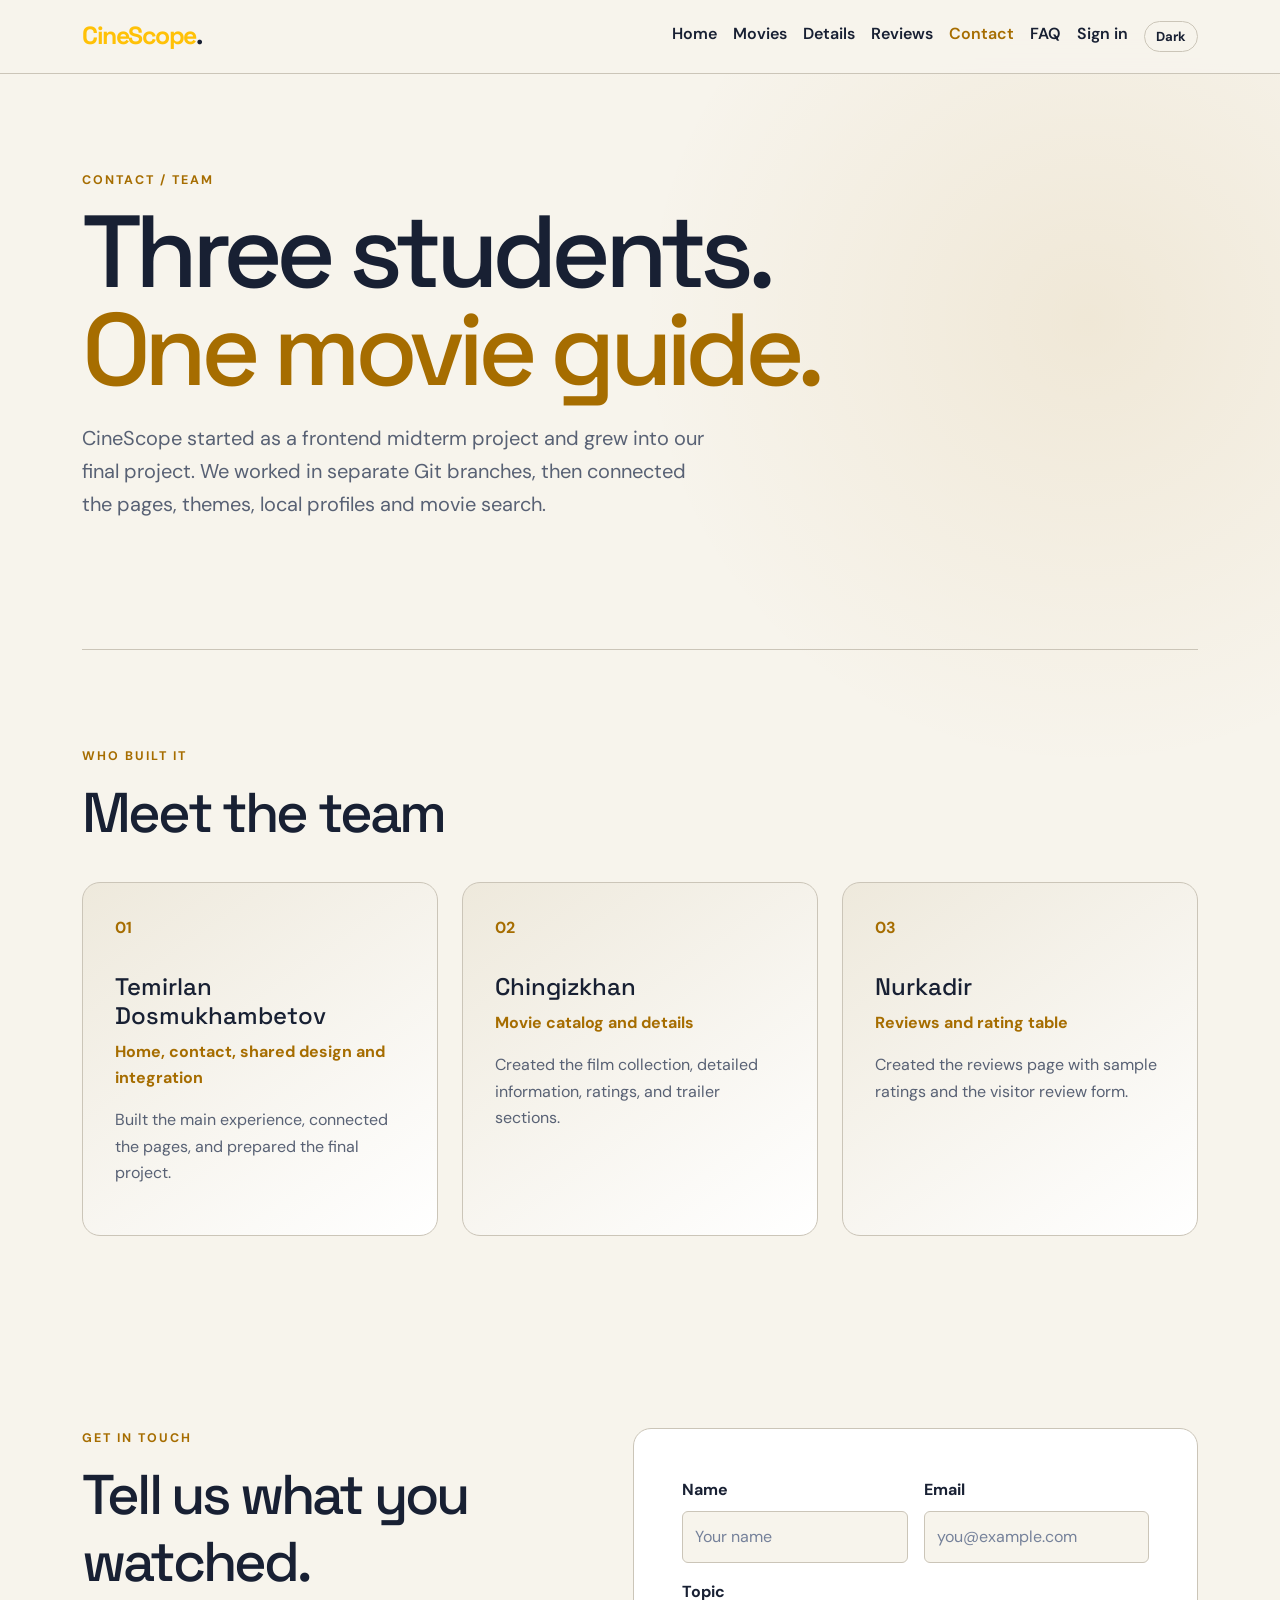
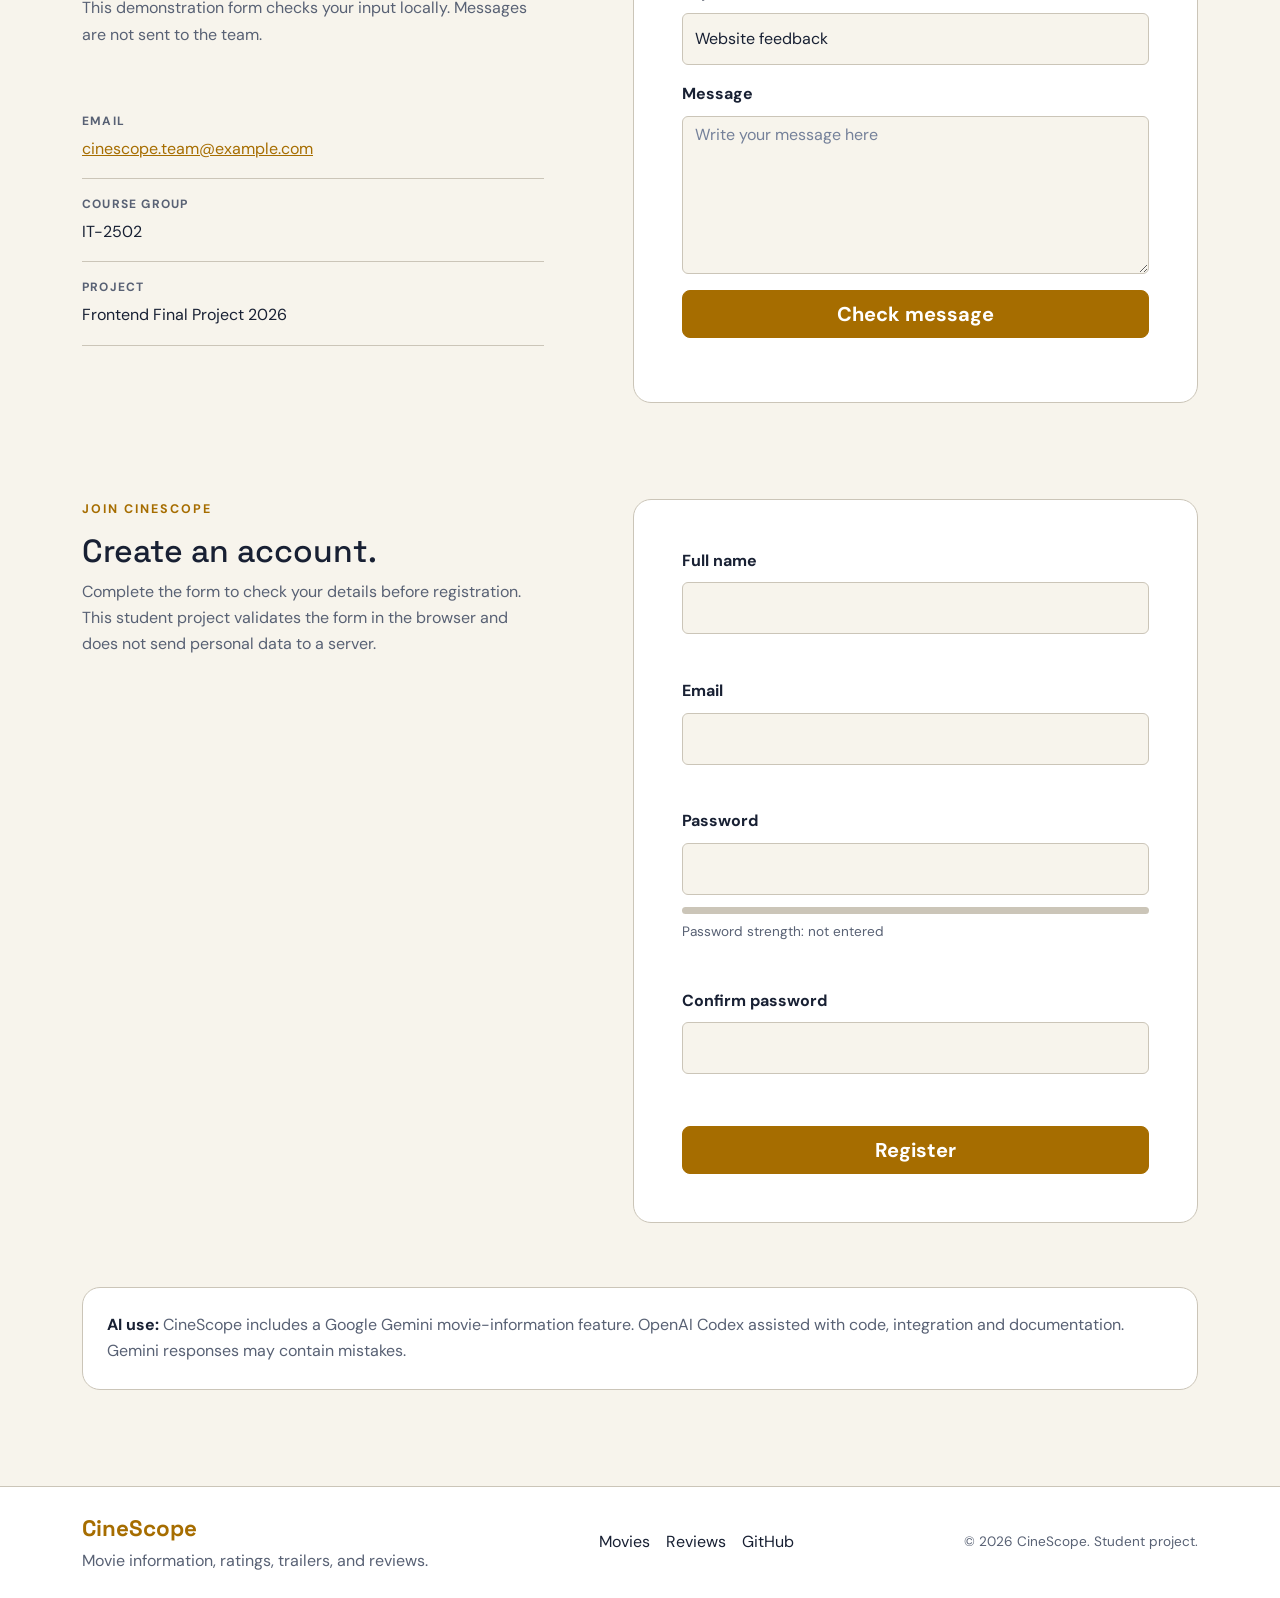
<file: contact.html>
<!doctype html>
<html lang="en">
<head>
  <meta charset="UTF-8">
  <meta name="viewport" content="width=device-width, initial-scale=1">
  <meta name="description" content="Meet the CineScope student team and send feedback about the movie website.">
  <title>CineScope | Contact</title>
  <link rel="preconnect" href="https://fonts.googleapis.com">
  <link rel="preconnect" href="https://fonts.gstatic.com" crossorigin>
  <link href="https://fonts.googleapis.com/css2?family=DM+Sans:wght@400;500;600;700&amp;family=Space+Grotesk:wght@500;600;700&amp;display=swap" rel="stylesheet">
  <link href="https://cdn.jsdelivr.net/npm/bootstrap@5.3.3/dist/css/bootstrap.min.css" rel="stylesheet">
  <link rel="stylesheet" href="css/style.css">
  <script src="js/main.js" defer></script>
</head>
<body class="contact-page">
  <a class="skip-link" href="#main-content">Skip to content</a>
  <header class="site-header">
    <nav class="site-navigation container py-3" aria-label="Main navigation">
      <a class="navbar-brand text-warning fw-bold" href="index.html">CineScope<span class="brand-dot" aria-hidden="true">.</span></a>
      <div class="nav-links d-flex flex-wrap gap-3">
        <a href="index.html">Home</a><a href="movies.html">Movies</a><a href="movie-details.html">Details</a><a href="reviews.html">Reviews</a><a href="contact.html" aria-current="page">Contact</a><a href="faq.html">FAQ</a><a href="signin.html" data-account-link>Sign in</a>
      </div>
    </nav>
  </header>

  <main id="main-content" class="contact-main container section-space">
    <section class="contact-intro">
      <p class="eyebrow">CONTACT / TEAM</p>
      <h1>Three students.<br><span>One movie guide.</span></h1>
      <p>CineScope started as a frontend midterm project and grew into our final project. We worked in separate Git branches, then connected the pages, themes, local profiles and movie search.</p>
    </section>

    <section class="team-section" aria-labelledby="team-title">
      <div class="section-heading"><div><p class="eyebrow">WHO BUILT IT</p><h2 id="team-title">Meet the team</h2></div></div>
      <div class="row g-4">
        <div class="col-12 col-md-6 col-lg-4"><article class="team-card"><span class="member-number">01</span><h3>Temirlan Dosmukhambetov</h3><p class="member-role">Home, contact, shared design and integration</p><p>Built the main experience, connected the pages, and prepared the final project.</p></article></div>
        <div class="col-12 col-md-6 col-lg-4"><article class="team-card"><span class="member-number">02</span><h3>Chingizkhan</h3><p class="member-role">Movie catalog and details</p><p>Created the film collection, detailed information, ratings, and trailer sections.</p></article></div>
        <div class="col-12 col-md-6 col-lg-4"><article class="team-card"><span class="member-number">03</span><h3>Nurkadir</h3><p class="member-role">Reviews and rating table</p><p>Created the reviews page with sample ratings and the visitor review form.</p></article></div>
      </div>
    </section>

    <section class="contact-layout" aria-labelledby="message-title">
      <div class="contact-details">
        <p class="eyebrow">GET IN TOUCH</p><h2 id="message-title">Tell us what you watched.</h2><p>This demonstration form checks your input locally. Messages are not sent to the team.</p>
        <dl class="contact-list">
          <div><dt>Email</dt><dd><a href="mailto:cinescope.team@example.com">cinescope.team@example.com</a></dd></div>
          <div><dt>Course group</dt><dd>IT-2502</dd></div>
          <div><dt>Project</dt><dd>Frontend Final Project 2026</dd></div>
        </dl>
      </div>

      <form class="contact-form" action="#" method="post">
        <div class="row g-3">
          <div class="col-12 col-md-6"><label class="form-label" for="contact-name">Name</label><input class="form-control" id="contact-name" name="name" type="text" placeholder="Your name" required></div>
          <div class="col-12 col-md-6"><label class="form-label" for="contact-email">Email</label><input class="form-control" id="contact-email" name="email" type="email" placeholder="you@example.com" required></div>
          <div class="col-12"><label class="form-label" for="contact-topic">Topic</label><select class="form-select" id="contact-topic" name="topic"><option>Website feedback</option><option>Movie recommendation</option><option>Question for the team</option></select></div>
          <div class="col-12"><label class="form-label" for="contact-message">Message</label><textarea class="form-control" id="contact-message" name="message" rows="6" placeholder="Write your message here" required></textarea></div>
          <div class="col-12"><button class="btn btn-warning btn-lg w-100" type="submit">Check message</button></div>
          <p id="contact-feedback" class="col-12 mb-0" role="status"></p>
        </div>
      </form>
    </section>

    <section class="registration-section" aria-labelledby="register-title">
      <div class="registration-copy">
        <p class="eyebrow">JOIN CINESCOPE</p>
        <h2 id="register-title">Create an account.</h2>
        <p>Complete the form to check your details before registration. This student project validates the form in the browser and does not send personal data to a server.</p>
      </div>

      <form id="register-form" class="registration-form" novalidate>
        <div class="mb-3">
          <label class="form-label" for="register-name">Full name</label>
          <input class="form-control" id="register-name" name="name" type="text" autocomplete="name" required>
          <div id="name-feedback" class="field-feedback" aria-live="polite"></div>
        </div>

        <div class="mb-3">
          <label class="form-label" for="register-email">Email</label>
          <input class="form-control" id="register-email" name="email" type="email" autocomplete="email" required>
          <div id="email-feedback" class="field-feedback" aria-live="polite"></div>
        </div>

        <div class="mb-3">
          <label class="form-label" for="register-password">Password</label>
          <input class="form-control" id="register-password" name="password" type="password" autocomplete="new-password" aria-describedby="password-strength password-feedback" required>
          <div class="password-strength" aria-hidden="true"><span id="password-strength-bar"></span></div>
          <div id="password-strength" class="strength-text">Password strength: not entered</div>
          <div id="password-feedback" class="field-feedback" aria-live="polite"></div>
        </div>

        <div class="mb-4">
          <label class="form-label" for="register-confirm">Confirm password</label>
          <input class="form-control" id="register-confirm" name="confirm-password" type="password" autocomplete="new-password" required>
          <div id="confirm-feedback" class="field-feedback" aria-live="polite"></div>
        </div>

        <button class="btn btn-warning btn-lg w-100" type="submit">Register</button>
        <div id="register-alert" class="alert mt-3 mb-0 d-none" role="alert" aria-live="polite"></div>
      </form>
    </section>

    <aside class="ai-disclosure" aria-label="Artificial intelligence disclosure">
      <strong>AI use:</strong> CineScope includes a Google Gemini movie-information feature.
      OpenAI Codex assisted with code, integration and documentation. Gemini responses may contain mistakes.
    </aside>
  </main>

  <footer class="site-footer py-4">
    <div class="container footer-content">
      <div><a class="footer-brand" href="index.html">CineScope</a><p class="mb-0">Movie information, ratings, trailers, and reviews.</p></div>
      <div class="footer-links"><a href="movies.html">Movies</a><a href="reviews.html">Reviews</a><a href="https://github.com/TemirlanDosDos/movie-midterm-2026" target="_blank" rel="noopener noreferrer">GitHub</a></div>
      <p class="footer-copy mb-0">© 2026 CineScope. Student project.</p>
    </div>
  </footer>
  <script src="js/script.js?v=final-2"></script>
</body>
</html>
</file>
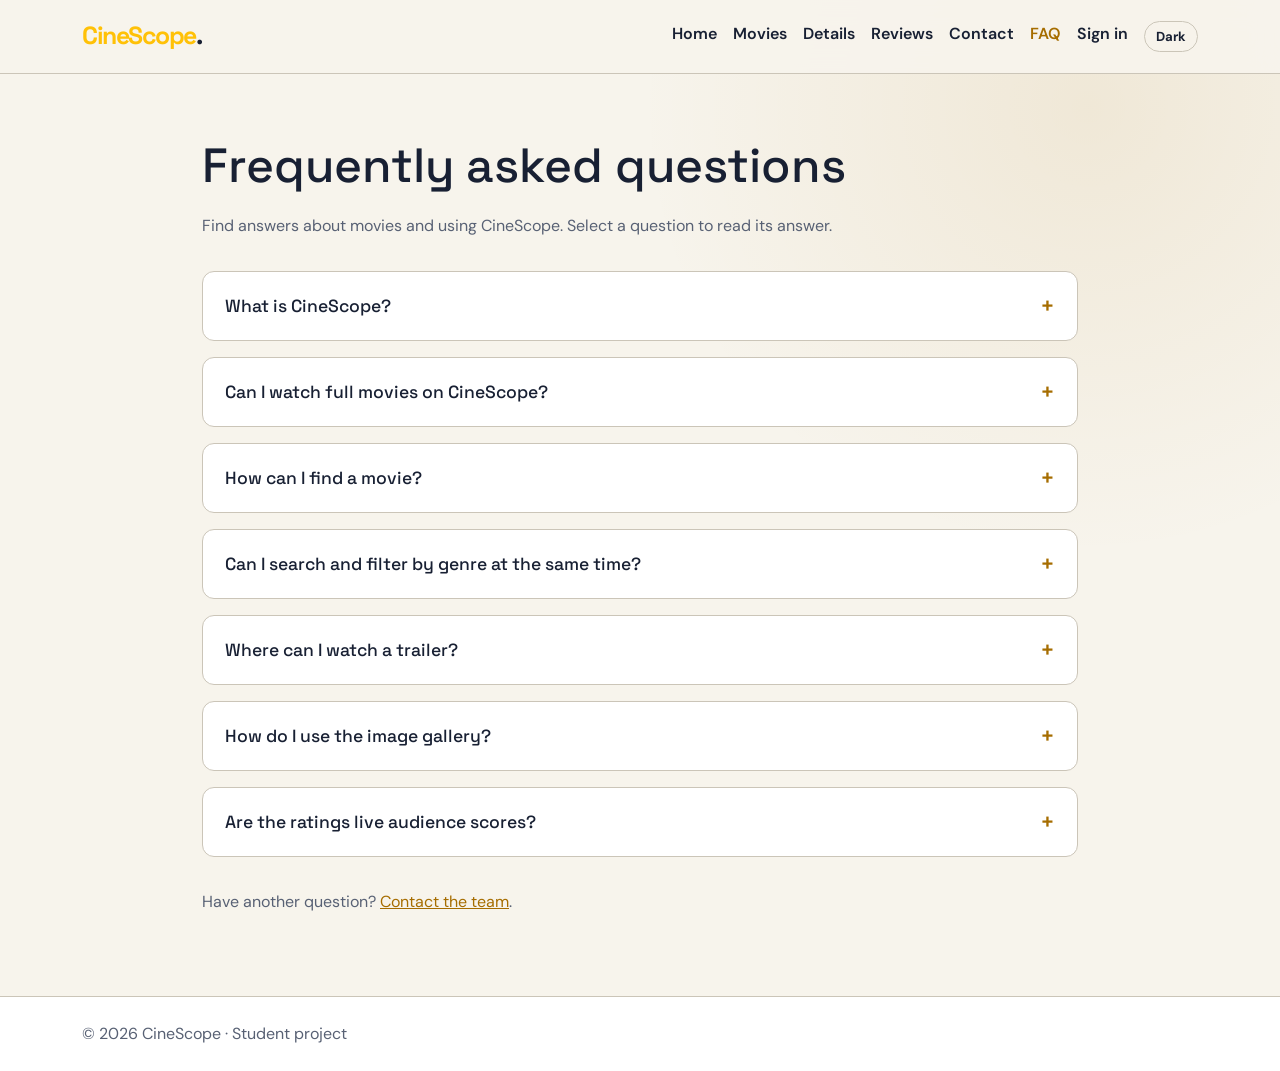
<file: faq.html>
<!doctype html>
<html lang="en">
<head>
  <meta charset="UTF-8">
  <meta name="viewport" content="width=device-width, initial-scale=1">
  <meta name="description" content="Answers to common questions about CineScope, movie search, trailers and the image gallery.">
  <title>CineScope | FAQ</title>
  <link rel="preconnect" href="https://fonts.googleapis.com">
  <link rel="preconnect" href="https://fonts.gstatic.com" crossorigin>
  <link href="https://fonts.googleapis.com/css2?family=DM+Sans:wght@400;500;600;700&amp;family=Space+Grotesk:wght@500;600;700&amp;display=swap" rel="stylesheet">
  <link href="https://cdn.jsdelivr.net/npm/bootstrap@5.3.3/dist/css/bootstrap.min.css" rel="stylesheet">
  <link rel="stylesheet" href="css/style.css">
  <link rel="stylesheet" href="css/faq.css">
  <script src="js/main.js" defer></script>
</head>
<body>
  <a class="skip-link" href="#main-content">Skip to content</a>
  <header class="site-header">
    <nav class="site-navigation container py-3" aria-label="Main navigation">
      <a class="navbar-brand text-warning fw-bold" href="index.html">CineScope<span class="brand-dot" aria-hidden="true">.</span></a>
      <div class="nav-links d-flex flex-wrap gap-3">
        <a href="index.html">Home</a>
        <a href="movies.html">Movies</a>
        <a href="movie-details.html">Details</a>
        <a href="reviews.html">Reviews</a>
        <a href="contact.html">Contact</a>
        <a href="faq.html" aria-current="page">FAQ</a>
        <a href="signin.html" data-account-link>Sign in</a>
      </div>
    </nav>
  </header>
  <main id="main-content" class="container faq-main">
    <h1>Frequently asked questions</h1>
    <p class="faq-intro">Find answers about movies and using CineScope. Select a question to read its answer.</p>
    <div class="faq-list">
      <section class="faq-item">
        <h2>
          <button type="button" class="faq-question" aria-expanded="false" aria-controls="answer-1">
            <span>What is CineScope?</span>
            <span class="faq-icon" aria-hidden="true">+</span>
          </button>
        </h2>
        <div class="faq-answer" id="answer-1">
          <p>CineScope is a student movie website where you can explore films, read their descriptions and watch official trailers.</p>
        </div>
      </section>
      <section class="faq-item">
        <h2>
          <button type="button" class="faq-question" aria-expanded="false" aria-controls="answer-2">
            <span>Can I watch full movies on CineScope?</span>
            <span class="faq-icon" aria-hidden="true">+</span>
          </button>
        </h2>
        <div class="faq-answer" id="answer-2">
          <p>CineScope provides film information and trailers. Full movies are not available on this website.</p>
        </div>
      </section>
      <section class="faq-item">
        <h2>
          <button type="button" class="faq-question" aria-expanded="false" aria-controls="answer-3">
            <span>How can I find a movie?</span>
            <span class="faq-icon" aria-hidden="true">+</span>
          </button>
        </h2>
        <div class="faq-answer" id="answer-3">
          <p>Open the Movies page and type a title into the search box. Results update as you type, and you can also select a genre.</p>
        </div>
      </section>
      <section class="faq-item">
        <h2>
          <button type="button" class="faq-question" aria-expanded="false" aria-controls="answer-4">
            <span>Can I search and filter by genre at the same time?</span>
            <span class="faq-icon" aria-hidden="true">+</span>
          </button>
        </h2>
        <div class="faq-answer" id="answer-4">
          <p>Yes. Enter a title and choose a genre. A movie appears when it matches both. Choose All to search across every genre.</p>
        </div>
      </section>
      <section class="faq-item">
        <h2>
          <button type="button" class="faq-question" aria-expanded="false" aria-controls="answer-5">
            <span>Where can I watch a trailer?</span>
            <span class="faq-icon" aria-hidden="true">+</span>
          </button>
        </h2>
        <div class="faq-answer" id="answer-5">
          <p>Open a movie's details and select Watch trailer. You can also follow the YouTube link below the trailer.</p>
        </div>
      </section>
      <section class="faq-item">
        <h2>
          <button type="button" class="faq-question" aria-expanded="false" aria-controls="answer-6">
            <span>How do I use the image gallery?</span>
            <span class="faq-icon" aria-hidden="true">+</span>
          </button>
        </h2>
        <div class="faq-answer" id="answer-6">
          <p>On the Details page, click a picture to enlarge it. Use the arrows to browse the gallery and Close or Escape to return to the page.</p>
        </div>
      </section>
      <section class="faq-item">
        <h2>
          <button type="button" class="faq-question" aria-expanded="false" aria-controls="answer-7">
            <span>Are the ratings live audience scores?</span>
            <span class="faq-icon" aria-hidden="true">+</span>
          </button>
        </h2>
        <div class="faq-answer" id="answer-7">
          <p>The ratings in the movie catalog are fixed demonstration scores for this student project.</p>
        </div>
      </section>
    </div>
    <p class="faq-contact">Have another question? <a href="contact.html">Contact the team</a>.</p>
  </main>
  <footer class="site-footer py-4">
    <div class="container">
      <p class="mb-0">© 2026 CineScope · Student project</p>
    </div>
  </footer>
  <script src="https://code.jquery.com/jquery-3.7.1.min.js"></script>
  <script src="js/faq.js"></script>
</body>
</html>
</file>
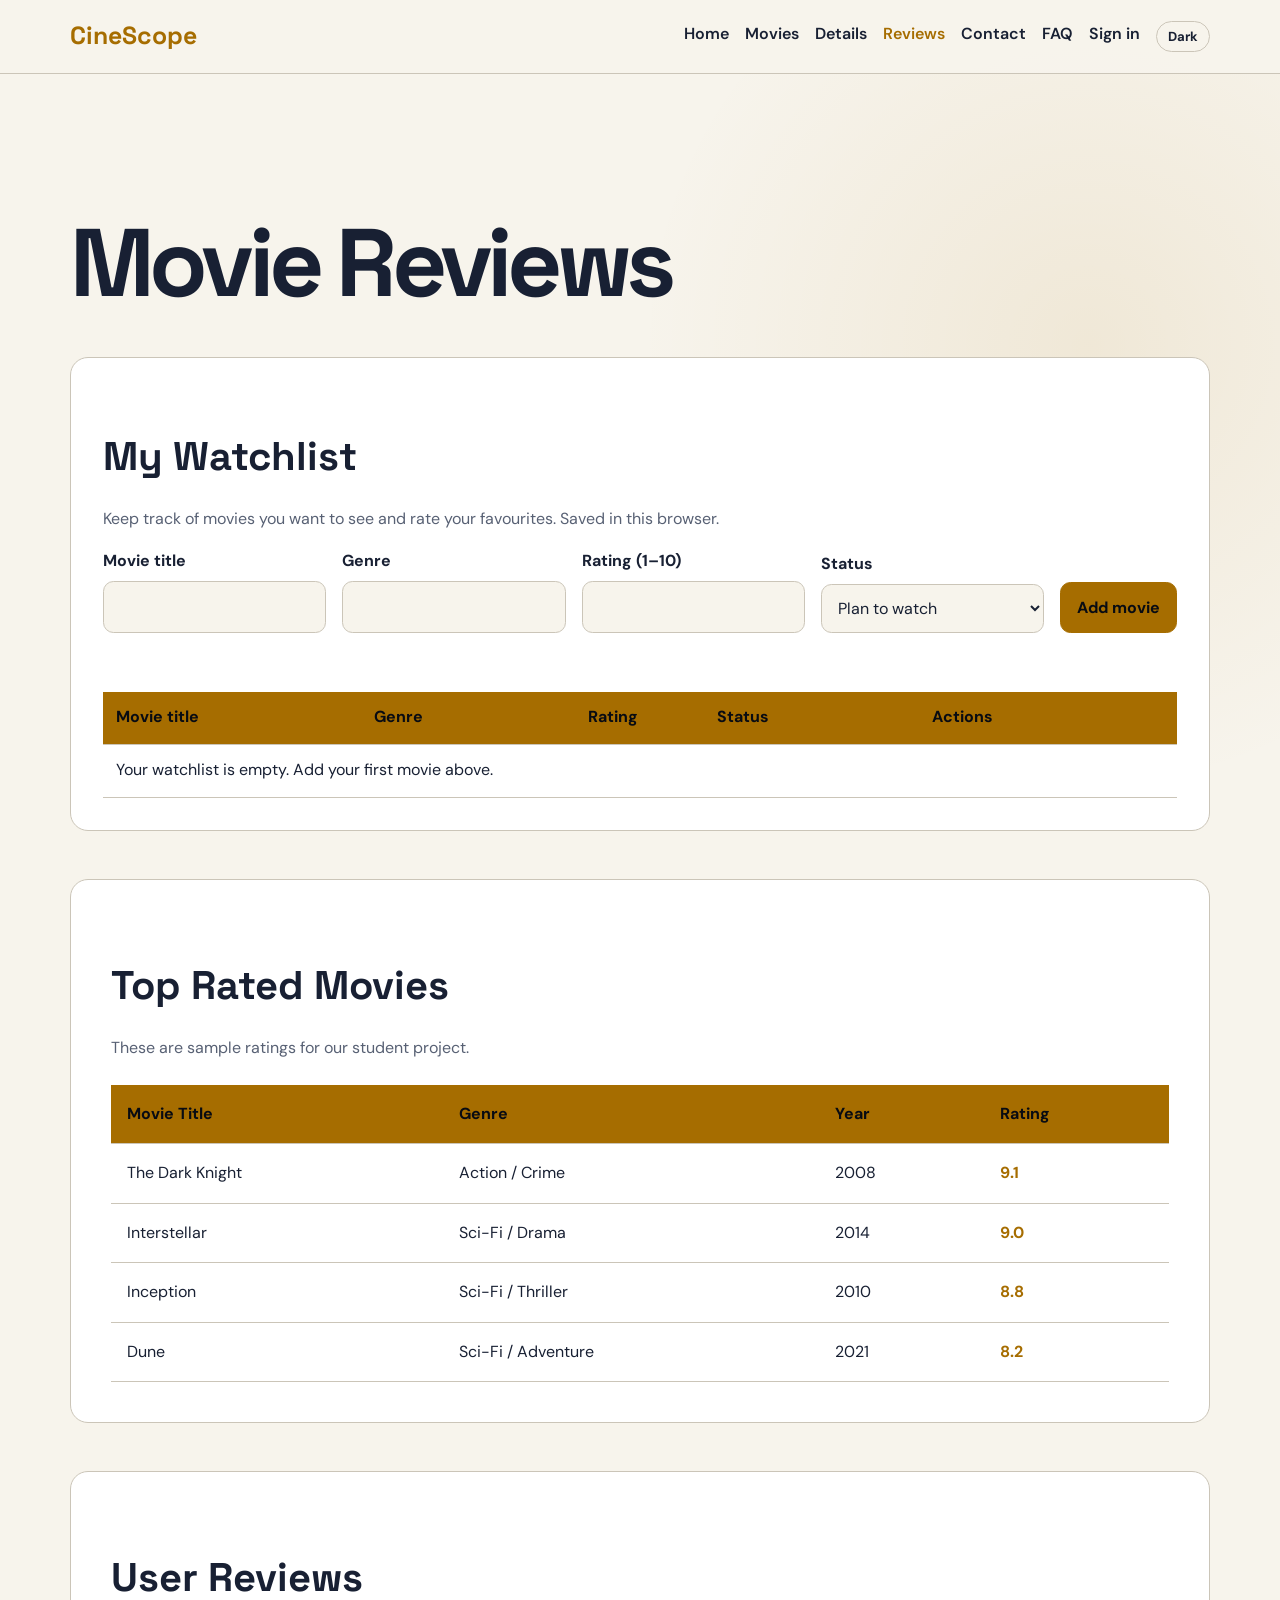
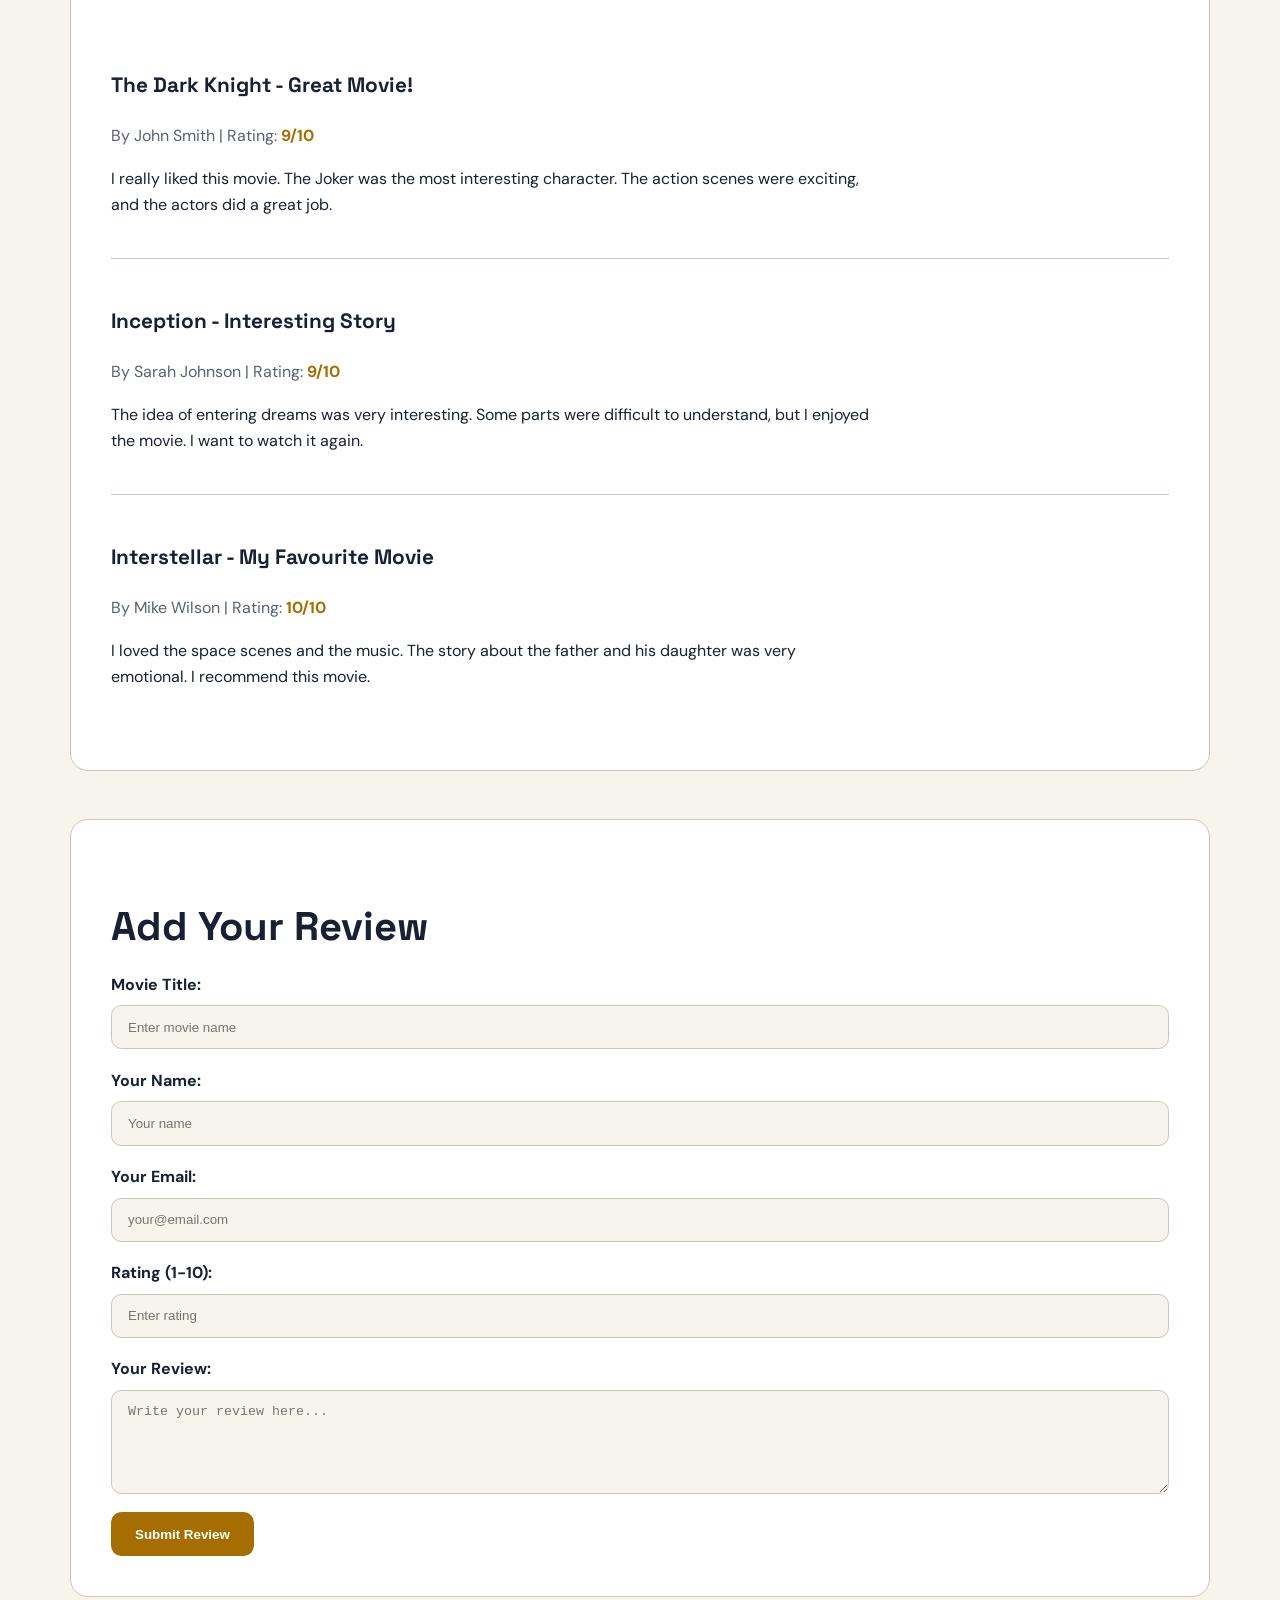
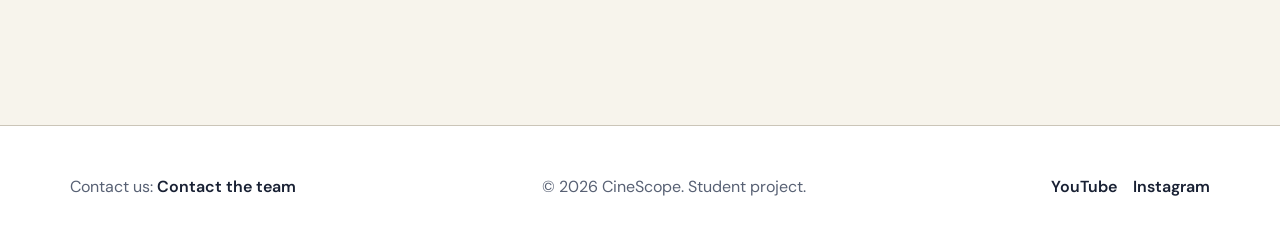
<file: reviews.html>
<!DOCTYPE html>
<html lang="en">
<head>
    <meta charset="UTF-8">
    <meta name="viewport" content="width=device-width, initial-scale=1.0">
    <title>Reviews - CineScope</title>

    <link href="https://fonts.googleapis.com/css2?family=DM+Sans:wght@400;500;600;700&amp;family=Space+Grotesk:wght@400;500;600;700&amp;display=swap" rel="stylesheet">
    <link rel="stylesheet" href="css/style.css">
    <link rel="stylesheet" href="css/nurkadir.css">
    <script src="js/main.js" defer></script>
</head>
<body>
    <header>
        <nav class="navbar">
            <div class="nav-container">
                <a href="index.html" class="nav-logo">CineScope</a>

                <ul class="nav-menu">
                    <li><a href="index.html">Home</a></li>
                    <li><a href="movies.html">Movies</a></li>
                    <li><a href="movie-details.html">Details</a></li>
                    <li><a href="reviews.html" class="active">Reviews</a></li>
                    <li><a href="contact.html">Contact</a></li>
                    <li><a href="faq.html">FAQ</a></li>
                    <li><a href="signin.html" data-account-link>Sign in</a></li>
                </ul>
            </div>
        </nav>
    </header>

    <main>
        <div class="container">
            <h1>Movie Reviews</h1>

            <section class="watchlist-section" aria-labelledby="watchlist-heading">
                <h2 id="watchlist-heading">My Watchlist</h2>
                <p>Keep track of movies you want to see and rate your favourites. Saved in this browser.</p>
                <form id="watchlist-form" class="watchlist-form">
                    <div>
                        <label for="watchlist-title">Movie title</label>
                        <input id="watchlist-title" name="title" type="text" required>
                    </div>
                    <div>
                        <label for="watchlist-genre">Genre</label>
                        <input id="watchlist-genre" name="genre" type="text" required>
                    </div>
                    <div>
                        <label for="watchlist-rating">Rating (1–10)</label>
                        <input id="watchlist-rating" name="rating" type="number" min="1" max="10" step="any" required>
                    </div>
                    <div>
                        <label for="watchlist-status">Status</label>
                        <select id="watchlist-status" name="status">
                            <option>Plan to watch</option>
                            <option>Watching</option>
                            <option>Watched</option>
                        </select>
                    </div>
                    <button type="submit">Add movie</button>
                </form>
                <p id="watchlist-feedback" role="status" aria-live="polite"></p>
                <div class="watchlist-table-scroll" role="region" aria-label="My Watchlist table" tabindex="0">
                    <table class="watchlist-table">
                        <thead>
                            <tr>
                                <th scope="col">Movie title</th>
                                <th scope="col">Genre</th>
                                <th scope="col">Rating</th>
                                <th scope="col">Status</th>
                                <th scope="col">Actions</th>
                            </tr>
                        </thead>
                        <tbody id="watchlist-body"></tbody>
                    </table>
                </div>
                <noscript>Enable JavaScript to use My Watchlist.</noscript>
            </section>

            <section class="ratings-section">
                <h2>Top Rated Movies</h2>
                <p>These are sample ratings for our student project.</p>

                <table class="ratings-table">
                    <thead>
                        <tr>
                            <th>Movie Title</th>
                            <th>Genre</th>
                            <th>Year</th>
                            <th>Rating</th>
                        </tr>
                    </thead>

                    <tbody>
                        <tr>
                            <td>The Dark Knight</td>
                            <td>Action / Crime</td>
                            <td>2008</td>
                            <td class="rating-value">9.1</td>
                        </tr>
                        <tr>
                            <td>Interstellar</td>
                            <td>Sci-Fi / Drama</td>
                            <td>2014</td>
                            <td class="rating-value">9.0</td>
                        </tr>
                        <tr>
                            <td>Inception</td>
                            <td>Sci-Fi / Thriller</td>
                            <td>2010</td>
                            <td class="rating-value">8.8</td>
                        </tr>
                        <tr>
                            <td>Dune</td>
                            <td>Sci-Fi / Adventure</td>
                            <td>2021</td>
                            <td class="rating-value">8.2</td>
                        </tr>
                    </tbody>
                </table>
            </section>

            <section class="reviews-section">
                <h2>User Reviews</h2>

                <article class="review-item">
                    <h3>The Dark Knight - Great Movie!</h3>
                    <p class="review-meta">
                        By John Smith | Rating:
                        <span class="rating-value">9/10</span>
                    </p>
                    <p class="review-text">
                        I really liked this movie. The Joker was the most
                        interesting character. The action scenes were exciting,
                        and the actors did a great job.
                    </p>
                </article>

                <article class="review-item">
                    <h3>Inception - Interesting Story</h3>
                    <p class="review-meta">
                        By Sarah Johnson | Rating:
                        <span class="rating-value">9/10</span>
                    </p>
                    <p class="review-text">
                        The idea of entering dreams was very interesting.
                        Some parts were difficult to understand, but I enjoyed
                        the movie. I want to watch it again.
                    </p>
                </article>

                <article class="review-item">
                    <h3>Interstellar - My Favourite Movie</h3>
                    <p class="review-meta">
                        By Mike Wilson | Rating:
                        <span class="rating-value">10/10</span>
                    </p>
                    <p class="review-text">
                        I loved the space scenes and the music.
                        The story about the father and his daughter was
                        very emotional. I recommend this movie.
                    </p>
                </article>
            </section>

            <section class="form-section">
                <h2>Add Your Review</h2>

                <form class="review-form">
                    <div class="form-group">
                        <label for="movie-name">Movie Title:</label>
                        <input type="text" id="movie-name" name="movie-name" placeholder="Enter movie name" required>
                    </div>

                    <div class="form-group">
                        <label for="your-name">Your Name:</label>
                        <input type="text" id="your-name" name="your-name" placeholder="Your name" required>
                    </div>

                    <div class="form-group">
                        <label for="your-email">Your Email:</label>
                        <input type="email" id="your-email" name="your-email" placeholder="your@email.com" required>
                    </div>

                    <div class="form-group">
                        <label for="rating">Rating (1-10):</label>
                        <input type="number" id="rating" name="rating" min="1" max="10" placeholder="Enter rating" required>
                    </div>

                    <div class="form-group">
                        <label for="review-text">Your Review:</label>
                        <textarea id="review-text" name="review-text" rows="5" placeholder="Write your review here..." required></textarea>
                    </div>

                    <button type="submit" class="btn-submit">Submit Review</button>
                </form>
            </section>
        </div>
    </main>

    <footer>
        <div class="footer-content">
            <p>
                Contact us:
                <a href="contact.html">Contact the team</a>
            </p>

            <p>&copy; 2026 CineScope. Student project.</p>

            <ul class="footer-links">
                <li>
                    <a href="https://www.youtube.com/@WarnerBrosPictures">YouTube</a>
                </li>
                <li>
                    <a href="https://www.instagram.com/warnerbrosentertainment/">Instagram</a>
                </li>
            </ul>
        </div>
    </footer>
    <script src="js/nurkadir.js"></script>
</body>
</html>
</file>
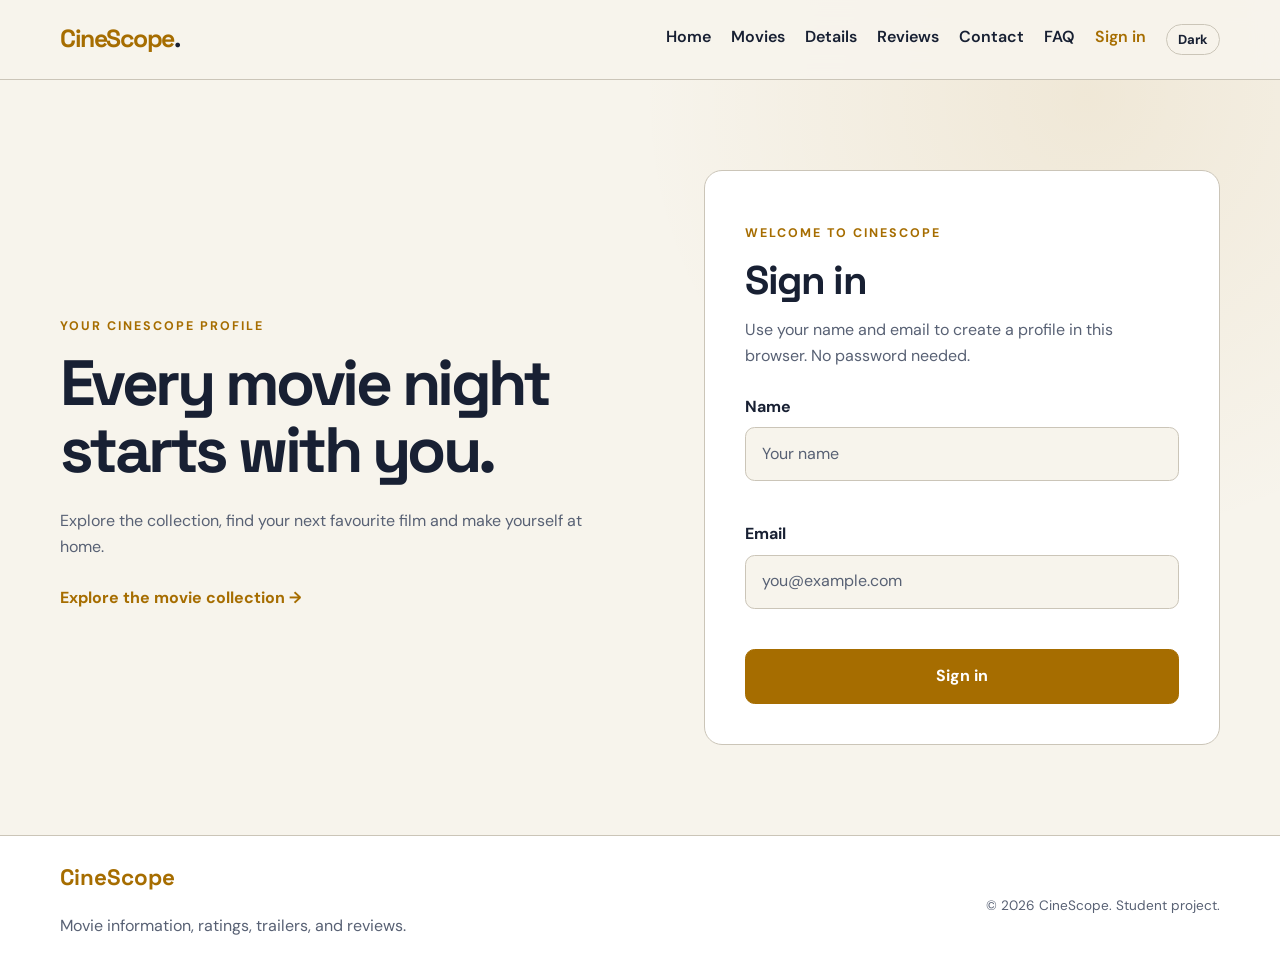
<file: signin.html>
<!doctype html>
<html lang="en">
<head>
  <meta charset="UTF-8">
  <meta name="viewport" content="width=device-width, initial-scale=1">
  <meta name="description" content="Sign in to your CineScope browser profile.">
  <title>CineScope | Sign in</title>
  <link rel="preconnect" href="https://fonts.googleapis.com">
  <link rel="preconnect" href="https://fonts.gstatic.com" crossorigin>
  <link href="https://fonts.googleapis.com/css2?family=DM+Sans:wght@400;500;600;700&amp;family=Space+Grotesk:wght@500;600;700&amp;display=swap" rel="stylesheet">
  <link rel="stylesheet" href="css/style.css">
  <link rel="stylesheet" href="css/account.css">
  <script src="js/main.js" defer></script>
  <script src="js/account.js" defer></script>
</head>
<body class="account-page">
  <a class="skip-link" href="#main-content">Skip to content</a>
  <header class="site-header">
    <nav class="site-navigation account-container account-navigation" aria-label="Main navigation">
      <a class="navbar-brand" href="index.html">CineScope<span class="brand-dot" aria-hidden="true">.</span></a>
      <div class="account-nav-links">
        <a href="index.html">Home</a>
        <a href="movies.html">Movies</a>
        <a href="movie-details.html">Details</a>
        <a href="reviews.html">Reviews</a>
        <a href="contact.html">Contact</a>
        <a href="faq.html">FAQ</a>
        <a href="signin.html" aria-current="page" data-account-link>Sign in</a>
      </div>
    </nav>
  </header>

  <main id="main-content" class="account-container account-main">
    <section class="account-intro" aria-labelledby="account-title">
      <p class="eyebrow">YOUR CINESCOPE PROFILE</p>
      <h1 id="account-title">Every movie night starts with you.</h1>
      <p class="account-intro-text">Explore the collection, find your next favourite film and make yourself at home.</p>
      <a class="text-link" href="movies.html">Explore the movie collection &rarr;</a>
    </section>

    <section class="account-card" aria-label="Sign in and profile">
      <div id="signin-panel">
        <p class="eyebrow">WELCOME TO CINESCOPE</p>
        <h2>Sign in</h2>
        <p class="account-description" id="account-help">Use your name and email to create a profile in this browser. No password needed.</p>

        <form id="signin-form" aria-describedby="account-help" novalidate>
          <div class="account-field">
            <label for="account-name">Name</label>
            <input id="account-name" name="name" type="text" autocomplete="name" placeholder="Your name" maxlength="80" aria-describedby="account-name-error" required>
            <p id="account-name-error" class="account-field-error" aria-live="polite"></p>
          </div>
          <div class="account-field">
            <label for="account-email">Email</label>
            <input id="account-email" name="email" type="email" autocomplete="email" placeholder="you@example.com" maxlength="254" aria-describedby="account-email-error" required>
            <p id="account-email-error" class="account-field-error" aria-live="polite"></p>
          </div>
          <button class="account-button" type="submit">Sign in</button>
        </form>
      </div>

      <div id="profile-panel" hidden>
        <p class="eyebrow">YOU'RE SIGNED IN</p>
        <h2 id="welcome-heading" tabindex="-1">Welcome, <span id="profile-name"></span>!</h2>
        <p id="profile-email" class="account-profile-email"></p>
        <p class="account-description">Your profile is saved in this browser. You can refresh this page and stay signed in.</p>
        <a class="account-button" href="reviews.html">Go to reviews &amp; watchlist</a>
        <button id="signout-button" class="account-button account-button-secondary" type="button">Sign out</button>
      </div>

      <p id="account-feedback" class="account-feedback" role="status" aria-live="polite"></p>
    </section>
  </main>

  <footer class="site-footer account-footer">
    <div class="account-container footer-content">
      <div><a class="footer-brand" href="index.html">CineScope</a><p>Movie information, ratings, trailers, and reviews.</p></div>
      <p class="footer-copy">© 2026 CineScope. Student project.</p>
    </div>
  </footer>
</body>
</html>
</file>
<file: css/style.css>
:root {
  --color-bg: #080b12;
  --color-surface: #111722;
  --color-surface-light: #192131;
  --color-accent: #f5c518;
  --color-accent-soft: #ffe47d;
  --color-text: #f8fafc;
  --color-muted: #a8b3c9;
  --color-border: #2b344a;
  --header-bg: rgba(8, 11, 18, .92);
  --font-size-base: 1rem;
  --page-radius: 18px;
}

html[data-theme="light"] {
  --color-bg: #f7f4ec;
  --color-surface: #ffffff;
  --color-surface-light: #eee9dc;
  --color-accent: #a66d00;
  --color-accent-soft: #d99b19;
  --color-text: #182033;
  --color-muted: #586174;
  --color-border: #cbc5b8;
  --header-bg: rgba(247, 244, 236, .94);
  color-scheme: light;
}

html[data-theme="dark"] { color-scheme: dark; }

html[data-theme="light"] .community-panel { background: var(--color-surface); }
html[data-theme="light"] .btn-warning,
html[data-theme="light"] .account-button:not(.account-button-secondary),
html[data-theme="light"] .btn-submit { color: #fff; }
html[data-theme="light"] .account-field-error { color: #a42121; }
.site-navigation { flex-wrap: wrap; }

* { box-sizing: border-box; }
html { scroll-behavior: smooth; }

body {
  margin: 0;
  min-width: 320px;
  color: var(--color-text);
  background: radial-gradient(circle at 85% 10%, rgba(245, 197, 24, .08), transparent 28rem), var(--color-bg);
  font-family: "DM Sans", Arial, sans-serif;
  font-size: var(--font-size-base);
  line-height: 1.65;
}

html[data-theme="light"] body {
  background: radial-gradient(circle at 85% 10%, rgba(166, 109, 0, .09), transparent 28rem), var(--color-bg);
}

html[data-theme="light"] .btn-outline-light {
  color: var(--color-text);
  border-color: var(--color-text);
}

main { min-height: 70vh; }
h1, h2, h3, .navbar-brand, .footer-brand { font-family: "Space Grotesk", Arial, sans-serif; }
a { color: inherit; }
img { max-width: 100%; }

.site-header {
  position: sticky;
  top: 0;
  z-index: 1000;
  background: var(--header-bg);
  border-bottom: 1px solid var(--color-border);
  backdrop-filter: blur(14px);
}

.theme-toggle {
  padding: .25rem .7rem;
  color: var(--color-text);
  background: transparent;
  border: 1px solid var(--color-border);
  border-radius: 999px;
  font: inherit;
  font-size: .82rem;
  font-weight: 700;
  cursor: pointer;
}

.theme-toggle:hover {
  color: var(--color-bg);
  background: var(--color-accent);
  border-color: var(--color-accent);
}

.ai-disclosure {
  margin-top: 4rem;
  padding: 1.5rem;
  color: var(--color-muted);
  background: var(--color-surface);
  border: 1px solid var(--color-border);
  border-radius: var(--page-radius);
}

.ai-disclosure strong { color: var(--color-text); }

.site-navigation {
  display: flex;
  align-items: center;
  justify-content: space-between;
  gap: 1.5rem;
}

.navbar-brand {
  font-size: 1.55rem;
  letter-spacing: -.06em;
  text-decoration: none;
}

.brand-dot { color: var(--color-text); }

.site-navigation a:not(.navbar-brand) {
  color: var(--color-text);
  text-decoration: none;
  font-weight: 600;
  transition: color .2s ease;
}

.site-navigation a:hover,
.site-navigation a[aria-current="page"] { color: var(--color-accent); }

.skip-link {
  position: fixed;
  top: -80px;
  left: 1rem;
  z-index: 2000;
  padding: .7rem 1rem;
  color: #080b12;
  background: var(--color-accent);
  border-radius: .5rem;
  font-weight: 700;
  transition: top .2s ease;
}

.skip-link:focus { top: 1rem; }

a:focus-visible,
button:focus-visible,
input:focus-visible,
select:focus-visible,
textarea:focus-visible {
  outline: 3px solid var(--color-accent);
  outline-offset: 4px;
}

.eyebrow {
  margin-bottom: .8rem;
  color: var(--color-accent);
  font-size: .78rem;
  font-weight: 700;
  letter-spacing: .16em;
}

.section-space { padding-top: 6rem; padding-bottom: 6rem; }
.hero { padding-top: 5rem; padding-bottom: 5rem; }

.hero h1,
.contact-intro h1 {
  max-width: 760px;
  margin-bottom: 1.5rem;
  font-size: clamp(3rem, 8vw, 6.5rem);
  line-height: .95;
  letter-spacing: -.065em;
}

.hero-description,
.contact-intro > p:last-child {
  max-width: 630px;
  margin-bottom: 2rem;
  color: var(--color-muted);
  font-size: clamp(1.05rem, 2vw, 1.25rem);
}

.btn-warning {
  color: #080b12;
  background: var(--color-accent);
  border-color: var(--color-accent);
  font-weight: 700;
}

.btn-warning:hover { color: #080b12; background: var(--color-accent-soft); border-color: var(--color-accent-soft); }

.hero-facts {
  display: flex;
  flex-wrap: wrap;
  gap: 2rem;
  margin: 3rem 0 0;
  padding: 0;
  list-style: none;
}

.hero-facts li { display: grid; gap: .1rem; }
.hero-facts strong { color: var(--color-accent); font-family: "Space Grotesk", Arial, sans-serif; font-size: 1.8rem; }
.hero-facts span { color: var(--color-muted); font-size: .82rem; text-transform: uppercase; letter-spacing: .08em; }

.poster-stage { position: relative; min-height: 590px; overflow: hidden; border-radius: var(--page-radius); }

.poster {
  position: absolute;
  width: min(54%, 310px);
  aspect-ratio: 2 / 3;
  object-fit: cover;
  border: 1px solid rgba(255, 255, 255, .2);
  border-radius: var(--page-radius);
  box-shadow: 0 30px 70px rgba(0, 0, 0, .55);
}

.poster-main { top: 0; left: 50%; z-index: 3; transform: translateX(-50%); }
.poster-left { top: 5rem; left: 0; z-index: 1; transform: rotate(-8deg); }
.poster-right { top: 5rem; right: 0; z-index: 2; transform: rotate(8deg); }

.poster-label {
  position: absolute;
  right: 0;
  bottom: 0;
  z-index: 5;
  padding: .65rem .9rem;
  color: #080b12;
  background: var(--color-accent);
  border-radius: 999px;
  font-size: .75rem;
  font-weight: 800;
  letter-spacing: .1em;
}

.featured-section {
  background: var(--color-surface);
  border-top: 1px solid var(--color-border);
  border-bottom: 1px solid var(--color-border);
}

.section-heading {
  display: flex;
  align-items: end;
  justify-content: space-between;
  gap: 1rem;
  margin-bottom: 2.2rem;
}

.section-heading h2,
.community-panel h2,
.contact-layout h2 {
  margin: 0;
  font-size: clamp(2rem, 5vw, 3.5rem);
  letter-spacing: -.05em;
}

.text-link { color: var(--color-accent); font-weight: 700; text-decoration: none; }

.feature-card {
  position: relative;
  height: 100%;
  overflow: hidden;
  background: var(--color-bg);
  border: 1px solid var(--color-border);
  border-radius: var(--page-radius);
  transition: transform .25s ease, border-color .25s ease;
}

.feature-card:hover { transform: translateY(-8px); border-color: var(--color-accent); }
.feature-card img { width: 100%; aspect-ratio: 16 / 10; object-fit: cover; object-position: center 24%; }
.feature-card-body { position: relative; padding: 1.5rem; }
.feature-card h3 { margin-bottom: 1rem; font-size: 1.75rem; }
.feature-card a { color: var(--color-accent); font-weight: 700; text-decoration: none; }

.score {
  position: absolute;
  top: -1.2rem;
  right: 1rem;
  padding: .45rem .7rem;
  color: #080b12;
  background: var(--color-accent);
  border-radius: 999px;
  font-weight: 800;
}

.movie-year { margin-bottom: .4rem; color: var(--color-muted); font-size: .75rem; letter-spacing: .1em; }

.genre-grid {
  display: grid;
  grid-template-columns: repeat(2, minmax(0, 1fr));
  border-top: 1px solid var(--color-border);
  border-left: 1px solid var(--color-border);
}

.genre-grid a {
  display: flex;
  justify-content: space-between;
  padding: 2rem;
  color: var(--color-text);
  border-right: 1px solid var(--color-border);
  border-bottom: 1px solid var(--color-border);
  font-family: "Space Grotesk", Arial, sans-serif;
  font-size: clamp(1.25rem, 3vw, 2rem);
  text-decoration: none;
  transition: color .2s ease, background-color .2s ease;
}

.genre-grid a:hover { color: #080b12; background: var(--color-accent); }
.genre-grid span { font-size: .8rem; }

.community-panel {
  display: flex;
  align-items: center;
  justify-content: space-between;
  gap: 2rem;
  padding: clamp(2rem, 6vw, 4rem);
  background: linear-gradient(135deg, #171f35, #0f1420);
  border: 1px solid var(--color-border);
  border-radius: var(--page-radius);
}

.community-panel p:not(.eyebrow) { max-width: 620px; margin: 1rem 0 0; color: var(--color-muted); }

.site-footer { color: var(--color-muted); background: var(--color-surface); border-top: 1px solid var(--color-border); }

.footer-content {
  display: flex;
  align-items: center;
  justify-content: space-between;
  flex-wrap: wrap;
  gap: 1.25rem 2rem;
}

.footer-brand { color: var(--color-accent); font-size: 1.4rem; font-weight: 700; text-decoration: none; }
.footer-links { display: flex; flex-wrap: wrap; gap: 1rem; }
.footer-links a { color: var(--color-text); text-decoration: none; }
.footer-links a:hover { color: var(--color-accent); }
.footer-copy { font-size: .85rem; }

.contact-main { padding-bottom: 6rem; }
.contact-intro { padding-bottom: 6rem; border-bottom: 1px solid var(--color-border); }
.contact-intro h1 span { color: var(--color-accent); }
.team-section { padding: 6rem 0; }

.team-card {
  position: relative;
  height: 100%;
  padding: 2rem;
  background: var(--color-surface);
  border: 1px solid var(--color-border);
  border-radius: var(--page-radius);
}

.team-card:nth-child(odd) { background: linear-gradient(145deg, var(--color-surface-light), var(--color-surface)); }
.team-card h3 { margin: 2rem 0 .5rem; font-size: 1.5rem; }
.member-number, .member-role { color: var(--color-accent); font-weight: 700; }
.team-card p:last-child { color: var(--color-muted); }

.contact-layout {
  display: grid;
  grid-template-columns: minmax(0, .9fr) minmax(0, 1.1fr);
  gap: clamp(2rem, 7vw, 6rem);
  padding-top: 6rem;
}

.contact-details > p:not(.eyebrow) { color: var(--color-muted); }
.contact-list { margin-top: 3rem; }
.contact-list div { padding: 1rem 0; border-bottom: 1px solid var(--color-border); }
.contact-list dt { color: var(--color-muted); font-size: .75rem; text-transform: uppercase; letter-spacing: .1em; }
.contact-list dd { margin: .25rem 0 0; }
.contact-list a { color: var(--color-accent); }

.contact-form {
  padding: clamp(1.5rem, 5vw, 3rem);
  background: var(--color-surface);
  border: 1px solid var(--color-border);
  border-radius: var(--page-radius);
}

.registration-section {
  display: grid;
  grid-template-columns: minmax(0, .9fr) minmax(0, 1.1fr);
  gap: clamp(2rem, 7vw, 6rem);
  padding-top: 6rem;
}

.registration-copy > p:not(.eyebrow) { color: var(--color-muted); }

.registration-form {
  padding: clamp(1.5rem, 5vw, 3rem);
  background: var(--color-surface);
  border: 1px solid var(--color-border);
  border-radius: var(--page-radius);
}

.field-feedback {
  min-height: 1.4rem;
  margin-top: .35rem;
  color: var(--color-muted);
  font-size: .85rem;
}

.password-strength {
  height: .45rem;
  margin-top: .75rem;
  overflow: hidden;
  background: var(--color-border);
  border-radius: 999px;
}

#password-strength-bar {
  display: block;
  width: 0;
  height: 100%;
  background: #dc3545;
  transition: width .2s ease, background-color .2s ease;
}

#password-strength-bar.medium { background: #ffc107; }
#password-strength-bar.strong { background: #198754; }
.strength-text { margin-top: .45rem; color: var(--color-muted); font-size: .85rem; }

.form-label { font-weight: 700; }

.form-control,
.form-select {
  min-height: 3.25rem;
  color: var(--color-text);
  background: var(--color-bg);
  border: 1px solid var(--color-border);
}

.form-control::placeholder { color: #75819a; }

.form-control:focus,
.form-select:focus {
  color: var(--color-text);
  background: var(--color-bg);
  border-color: var(--color-accent);
  box-shadow: 0 0 0 .25rem rgba(245, 197, 24, .15);
}

@media (max-width: 991.98px) {
  .hero { padding-top: 4rem; }
  .poster-stage { min-height: 520px; }
  .contact-layout, .registration-section { grid-template-columns: 1fr; }
}

@media (max-width: 767.98px) {
  .section-space, .team-section, .contact-layout, .registration-section { padding-top: 4rem; padding-bottom: 4rem; }
  .site-navigation { align-items: flex-start; flex-direction: column; }
  .nav-links { width: 100%; gap: .75rem 1rem !important; }
  .hero { padding-top: 3rem; padding-bottom: 3rem; }
  .hero h1, .contact-intro h1 { font-size: clamp(2.8rem, 16vw, 4.6rem); }
  .poster-stage { min-height: 420px; }
  .poster { width: 52%; }
  .poster-left, .poster-right { top: 3.5rem; }
  .section-heading, .community-panel, .footer-content { align-items: flex-start; flex-direction: column; }
  .genre-grid { grid-template-columns: 1fr; }
  .contact-intro { padding-bottom: 4rem; }
}
</file>
<file: css/faq.css>
.faq-main {
  max-width: 900px;
  padding-top: 64px;
  padding-bottom: 64px;
}

.faq-main h1 {
  font-size: 3rem;
  line-height: 1.15;
  margin-bottom: 20px;
}

.faq-intro,
.faq-contact {
  color: var(--color-muted);
}

.faq-intro {
  margin-bottom: 32px;
}

.faq-item {
  margin-bottom: 16px;
  background: var(--color-surface);
  border: 1px solid var(--color-border);
  border-radius: 12px;
}

.faq-item h2 {
  margin: 0;
}

.faq-question {
  display: flex;
  align-items: center;
  justify-content: space-between;
  gap: 20px;
  width: 100%;
  padding: 22px;
  border: 0;
  border-radius: 12px;
  background: transparent;
  color: var(--color-text);
  font: inherit;
  font-size: 1.1rem;
  text-align: left;
  cursor: pointer;
}

.faq-question:hover,
.faq-question[aria-expanded="true"] {
  color: var(--color-accent);
}

.faq-icon {
  flex-shrink: 0;
  color: var(--color-accent);
  font-size: 1.5rem;
  line-height: 1;
}

.faq-answer {
  display: none;
  padding: 0 22px 22px;
  color: var(--color-muted);
}

.faq-answer p {
  margin: 0;
}

.faq-contact {
  margin-top: 32px;
}

.faq-contact a {
  color: var(--color-accent);
}

@media (max-width: 767.98px) {
  .faq-main {
    padding-top: 36px;
    padding-bottom: 36px;
  }

  .faq-main h1 {
    font-size: 2rem;
  }

  .faq-question {
    padding: 18px;
    font-size: 1rem;
  }

  .faq-answer {
    padding: 0 18px 18px;
  }
}
</file>
<file: css/nurkadir.css>
body { font-family: "DM Sans", Arial, sans-serif; }

header .navbar {
  position: sticky;
  top: 0;
  z-index: 1000;
  padding: 1rem 0;
  background: var(--header-bg);
  border-bottom: 1px solid var(--color-border);
}

.nav-container {
  display: flex;
  align-items: center;
  justify-content: space-between;
  width: min(100% - 2rem, 1140px);
  margin: 0 auto;
  gap: 1.5rem;
}

.nav-logo { color: var(--color-accent); font-family: "Space Grotesk", Arial, sans-serif; font-size: 1.55rem; font-weight: 700; text-decoration: none; }
.nav-menu, .footer-links { display: flex; flex-wrap: wrap; gap: 1rem; margin: 0; padding: 0; list-style: none; }
.nav-menu a, footer a { color: var(--color-text); font-weight: 600; text-decoration: none; }
.nav-menu a:hover, .nav-menu .active, footer a:hover { color: var(--color-accent); }

main > .container { width: min(100% - 2rem, 1140px); margin: 0 auto; padding: 5rem 0; }
main h1 { margin-bottom: 3rem; font-size: clamp(3rem, 8vw, 6rem); line-height: .95; letter-spacing: -.06em; }

.ratings-section,
.reviews-section,
.form-section {
  margin-bottom: 3rem;
  padding: clamp(1.4rem, 4vw, 2.5rem);
  overflow-x: auto;
  background: var(--color-surface);
  border: 1px solid var(--color-border);
  border-radius: var(--page-radius);
}

main h2 { margin-bottom: .75rem; font-size: clamp(1.7rem, 4vw, 2.5rem); }
.ratings-section > p, .review-meta { color: var(--color-muted); }

.ratings-table { width: 100%; min-width: 620px; margin-top: 1.5rem; border-collapse: collapse; }
.ratings-table th, .ratings-table td { padding: 1rem; text-align: left; border-bottom: 1px solid var(--color-border); }
.ratings-table th { color: #080b12; background: var(--color-accent); }
.ratings-table tbody tr:nth-child(even) { background: rgba(255, 255, 255, .035); }
.rating-value { color: var(--color-accent); font-weight: 700; }

.review-item { padding: 1.5rem 0; border-bottom: 1px solid var(--color-border); }
.review-item:last-child { border-bottom: 0; }
.review-item h3 { font-size: 1.3rem; }
.review-text { max-width: 760px; }

.form-group { display: grid; gap: .45rem; margin-bottom: 1.15rem; }
.form-group label { font-weight: 700; }

.form-group input,
.form-group textarea {
  width: 100%;
  padding: .85rem 1rem;
  color: var(--color-text);
  background: var(--color-bg);
  border: 1px solid var(--color-border);
  border-radius: .65rem;
}

.form-group input:focus,
.form-group textarea:focus { border-color: var(--color-accent); box-shadow: 0 0 0 .25rem rgba(245, 197, 24, .15); }

.btn-submit { padding: .9rem 1.5rem; color: #080b12; background: var(--color-accent); border: 0; border-radius: .65rem; font-weight: 800; cursor: pointer; }
.btn-submit:hover { background: var(--color-accent-soft); }

footer { padding: 2rem 0; color: var(--color-muted); background: var(--color-surface); border-top: 1px solid var(--color-border); }
footer .footer-content { width: min(100% - 2rem, 1140px); margin: 0 auto; }

@media (max-width: 767.98px) {
  .nav-container { align-items: flex-start; flex-direction: column; }
  main > .container { padding: 3rem 0; }
  .ratings-section, .reviews-section, .form-section { padding: 1.25rem; }
}


/* My Watchlist: these rules only affect this section. */
.watchlist-section {
  margin-bottom: 3rem;
  padding: 2rem;
  background: var(--color-surface);
  border: 1px solid var(--color-border);
  border-radius: var(--page-radius);
}
.watchlist-section > p { color: var(--color-muted); }
.watchlist-form { display: flex; flex-wrap: wrap; align-items: end; gap: 1rem; }
.watchlist-form > div { flex: 1 1 180px; }
.watchlist-section label { display: block; margin-bottom: .4rem; font-weight: 700; }
.watchlist-section input, .watchlist-section select {
  width: 100%;
  min-height: 44px;
  padding: .75rem;
  color: var(--color-text);
  background: var(--color-bg);
  border: 1px solid var(--color-border);
  border-radius: .65rem;
  font: inherit;
}
.watchlist-section button {
  min-height: 44px;
  padding: .7rem 1rem;
  color: #080b12;
  background: var(--color-accent);
  border: 1px solid var(--color-accent);
  border-radius: .65rem;
  font: inherit;
  font-weight: 700;
  cursor: pointer;
}
.watchlist-section button:hover { background: var(--color-accent-soft); }
.watchlist-section .watchlist-secondary { color: var(--color-text); background: var(--color-bg); }
.watchlist-section .watchlist-secondary:hover { border-color: var(--color-text); }
#watchlist-feedback { min-height: 1.65em; color: var(--color-accent-soft); }
.watchlist-table-scroll { overflow-x: auto; }
.watchlist-table { width: 100%; min-width: 760px; border-collapse: collapse; table-layout: fixed; }
.watchlist-table th, .watchlist-table td {
  padding: .8rem;
  text-align: left;
  vertical-align: top;
  overflow-wrap: anywhere;
  border-bottom: 1px solid var(--color-border);
}
.watchlist-table th { color: #080b12; background: var(--color-accent); }
.watchlist-table th:first-child { width: 24%; }
.watchlist-table th:nth-child(3) { width: 12%; }
.watchlist-table th:last-child { width: 24%; }
.watchlist-actions { display: flex; flex-wrap: wrap; gap: .5rem; }
@media (max-width: 767.98px) {
  .watchlist-section { padding: 1.25rem; }
  .watchlist-form > div { flex-basis: 100%; }
  .watchlist-form > button { width: 100%; }
}
</file>
<file: css/account.css>
.account-page {
  display: flex;
  flex-direction: column;
  min-height: 100vh;
}

.account-container {
  width: min(1160px, calc(100% - 3rem));
  margin-inline: auto;
}

.account-navigation { padding-block: 1.2rem; }
.account-navigation .navbar-brand { color: var(--color-accent); font-weight: 700; }
.account-nav-links { display: flex; flex-wrap: wrap; gap: .75rem 1.25rem; }

.account-main {
  display: grid;
  grid-template-columns: minmax(0, 1.1fr) minmax(0, 1fr);
  align-items: center;
  gap: clamp(2rem, 6vw, 6rem);
  flex: 1;
  padding-block: clamp(3rem, 7vw, 6rem);
}

.account-intro h1 {
  margin: 0 0 1.5rem;
  font-size: clamp(2.8rem, 5vw, 4.6rem);
  line-height: 1.05;
  letter-spacing: -.055em;
}

.account-intro-text {
  color: var(--color-muted);
  margin-bottom: 1.5rem;
}
.account-card {
  min-width: 0;
  padding: clamp(1.5rem, 4vw, 2.5rem);
  background: var(--color-surface);
  border: 1px solid var(--color-border);
  border-radius: var(--page-radius);
}

.account-card h2 {
  margin: 0 0 .75rem;
  font-size: clamp(1.8rem, 4vw, 2.5rem);
  line-height: 1.2;
  letter-spacing: -.04em;
  overflow-wrap: anywhere;
}

.account-description { margin: 0 0 1.5rem; color: var(--color-muted); }
.account-field { margin-bottom: .75rem; }
.account-field label { display: block; margin-bottom: .45rem; font-weight: 700; }

.account-field input {
  width: 100%;
  min-height: 3.25rem;
  padding: .8rem 1rem;
  color: var(--color-text);
  background: var(--color-bg);
  border: 1px solid var(--color-border);
  border-radius: .6rem;
  font: inherit;
}

.account-field input::placeholder { color: var(--color-muted); }
.account-field input:focus { border-color: var(--color-accent); }
.account-field input[aria-invalid="true"] { border-color: #ff9d9d; }
.account-field-error { min-height: 1.4rem; margin: .35rem 0 0; color: #ff9d9d; font-size: .85rem; }

.account-button {
  display: block;
  width: 100%;
  padding: .85rem 1.2rem;
  color: #080b12;
  background: var(--color-accent);
  border: 1px solid var(--color-accent);
  border-radius: .6rem;
  font: inherit;
  font-weight: 700;
  text-align: center;
  text-decoration: none;
  cursor: pointer;
}

.account-button:hover { background: var(--color-accent-soft); }
.account-button-secondary { margin-top: .8rem; color: var(--color-text); background: transparent; border-color: var(--color-border); }
.account-button-secondary:hover { color: var(--color-accent); background: var(--color-bg); border-color: var(--color-accent); }
.account-profile-email { margin: 0 0 1rem; color: var(--color-accent); overflow-wrap: anywhere; }
.account-feedback { margin: 1rem 0 0; }
.account-feedback:empty { display: none; }
.account-note { margin: 1.5rem 0 0; padding-top: 1.25rem; border-top: 1px solid var(--color-border); color: var(--color-muted); font-size: .85rem; }
.account-footer { padding-block: 1.5rem; }
.account-footer p { margin-bottom: 0; }

@media (max-width: 800px) {
  .account-main { grid-template-columns: 1fr; gap: 2.5rem; }
  .account-intro { max-width: 620px; }
  .account-card { width: 100%; max-width: 620px; }
  .account-navigation { align-items: flex-start; flex-direction: column; gap: .8rem; }
}

@media (max-width: 400px) {
  .account-container { width: calc(100% - 2rem); }
  .account-card { padding: 1.25rem; }
  .account-nav-links { gap: .6rem 1rem; font-size: .9rem; }
}
</file>
